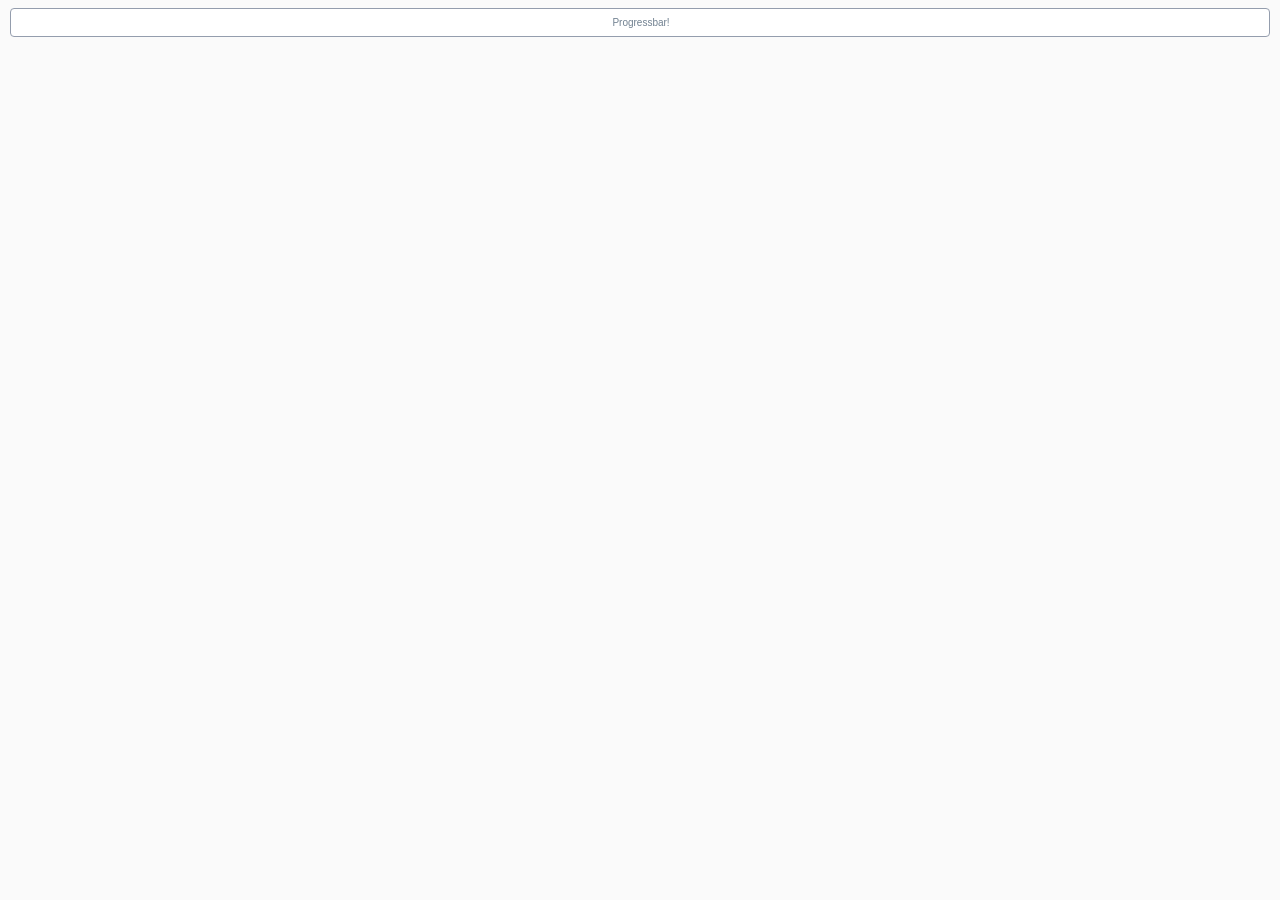
<file: src/main/resources/public/explorer/diagram-viewer/index.html>
﻿<html>
<head>
  <meta http-equiv="Content-Type" content="text/html; charset=utf-8">
  
  <link rel="stylesheet" href="style.css" type="text/css" media="screen">
  <script src="js/jstools.js" type="text/javascript" charset="utf-8"></script>
  <script src="js/raphael.js" type="text/javascript" charset="utf-8"></script>
  
  <script src="js/jquery/jquery.js" type="text/javascript" charset="utf-8"></script>
  <script src="js/jquery/jquery.progressbar.js" type="text/javascript" charset="utf-8"></script>
  <script src="js/jquery/jquery.asyncqueue.js" type="text/javascript" charset="utf-8"></script>
  
  <script src="js/Color.js" type="text/javascript" charset="utf-8"></script>
  <script src="js/Polyline.js" type="text/javascript" charset="utf-8"></script>
  <script src="js/ActivityImpl.js" type="text/javascript" charset="utf-8"></script>
  <script src="js/ActivitiRest.js" type="text/javascript" charset="utf-8"></script>
  <script src="js/LineBreakMeasurer.js" type="text/javascript" charset="utf-8"></script>
  <script src="js/ProcessDiagramGenerator.js" type="text/javascript" charset="utf-8"></script>
  <script src="js/ProcessDiagramCanvas.js" type="text/javascript" charset="utf-8"></script>
  
  <style type="text/css" media="screen">
    
  </style>
</head>
<body>
<div class="wrapper">
  <div id="pb1"></div>
  <div id="overlayBox" >
    <div id="diagramBreadCrumbs" class="diagramBreadCrumbs" onmousedown="return false" onselectstart="return false"></div>
    <div id="diagramHolder" class="diagramHolder"></div>
    <div class="diagram-info" id="diagramInfo"></div>
  </div>
</div>
<script language='javascript'>
var DiagramGenerator = {};
var pb1;
$(document).ready(function(){
  var query_string = {};
  var query = window.location.search.substring(1);
  var vars = query.split("&");
  for (var i=0;i<vars.length;i++) {
    var pair = vars[i].split("=");
    query_string[pair[0]] = pair[1];
  } 
  
  var processDefinitionId = query_string["processDefinitionId"];
  var processInstanceId = query_string["processInstanceId"];
  
  console.log("Initialize progress bar");
  
  pb1 = new $.ProgressBar({
    boundingBox: '#pb1',
    label: 'Progressbar!',
    on: {
      complete: function() {
        console.log("Progress Bar COMPLETE");
        this.set('label', 'complete!');
        if (processInstanceId) {
          ProcessDiagramGenerator.drawHighLights(processInstanceId);
        }
      },
      valueChange: function(e) {
        this.set('label', e.newVal + '%');
      }
    },
    value: 0
  });
  console.log("Progress bar inited");
  
  ProcessDiagramGenerator.options = {
    diagramBreadCrumbsId: "diagramBreadCrumbs",
    diagramHolderId: "diagramHolder",
    diagramInfoId: "diagramInfo",
    on: {
      click: function(canvas, element, contextObject){
        var mouseEvent = this;
        console.log("[CLICK] mouseEvent: %o, canvas: %o, clicked element: %o, contextObject: %o", mouseEvent, canvas, element, contextObject);

        if (contextObject.getProperty("type") == "callActivity") {
          var processDefinitonKey = contextObject.getProperty("processDefinitonKey");
          var processDefinitons = contextObject.getProperty("processDefinitons");
          var processDefiniton = processDefinitons[0];
          console.log("Load callActivity '" + processDefiniton.processDefinitionKey + "', contextObject: ", contextObject);

          // Load processDefinition
        ProcessDiagramGenerator.drawDiagram(processDefiniton.processDefinitionId);
        }
      },
      rightClick: function(canvas, element, contextObject){
        var mouseEvent = this;
        console.log("[RIGHTCLICK] mouseEvent: %o, canvas: %o, clicked element: %o, contextObject: %o", mouseEvent, canvas, element, contextObject);
      },
      over: function(canvas, element, contextObject){
        var mouseEvent = this;
        //console.log("[OVER] mouseEvent: %o, canvas: %o, clicked element: %o, contextObject: %o", mouseEvent, canvas, element, contextObject);

        // TODO: show tooltip-window with contextObject info
        ProcessDiagramGenerator.showActivityInfo(contextObject);
      },
      out: function(canvas, element, contextObject){
        var mouseEvent = this;
        //console.log("[OUT] mouseEvent: %o, canvas: %o, clicked element: %o, contextObject: %o", mouseEvent, canvas, element, contextObject);

        ProcessDiagramGenerator.hideInfo();
      }
    }
  };
  
  var baseUrl = window.document.location.protocol + "//" + window.document.location.host + "/";
  var shortenedUrl = window.document.location.href.replace(baseUrl, "");
  baseUrl = baseUrl + shortenedUrl.substring(0, shortenedUrl.indexOf("/"));
  
  ActivitiRest.options = {
    processInstanceHighLightsUrl: baseUrl + "/service/process-instance/{processInstanceId}/highlights?callback=?",
    processDefinitionUrl: baseUrl + "/service/process-definition/{processDefinitionId}/diagram-layout?callback=?",
    processDefinitionByKeyUrl: baseUrl + "/service/process-definition/{processDefinitionKey}/diagram-layout?callback=?"
  };
  
  if (processDefinitionId) {
    ProcessDiagramGenerator.drawDiagram(processDefinitionId);
    
  } else {
    alert("processDefinitionId parameter is required");
  }
});


</script>
</body>
</html>
</file>
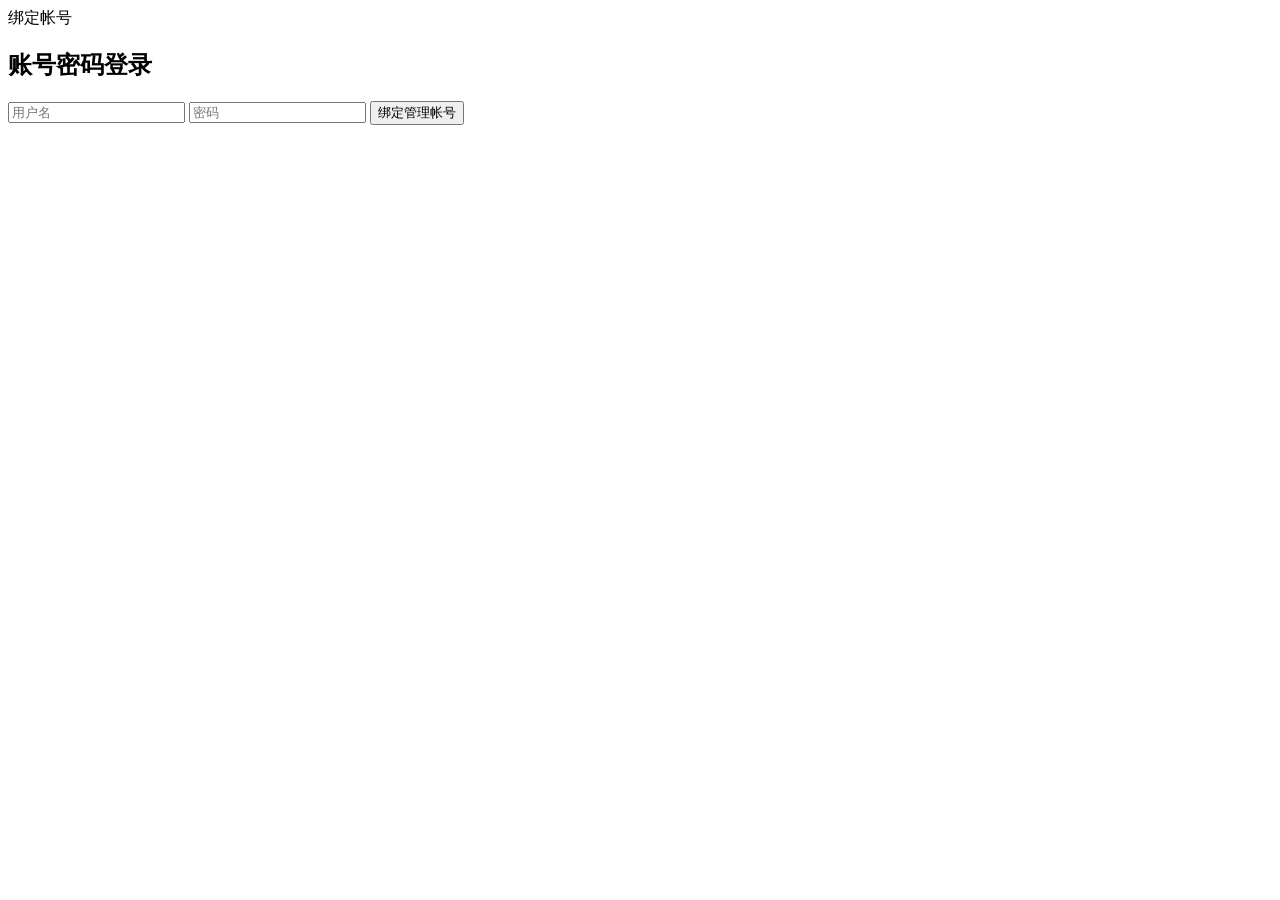
<file: src/main/resources/templates/pages/bind/index.html>
<!DOCTYPE html PUBLIC "-//W3C//DTD XHTML 1.0 Transitional//EN" "http://www.w3.org/TR/xhtml1/DTD/xhtml1-transitional.dtd">
<html lang="en" xmlns:th="http://www.thymeleaf.org">
<head>
	<meta charset="UTF-8" />
	<meta content="width=device-width,initial-scale=1, maximum-scale=1.0, user-scalable=no" name="viewport" />
	<title>绑定帐号</title>
	<link rel="stylesheet" type="text/css" th:href="@{/css/bind.css}"/>
</head>
<body>
<div class="header">
	<div class="con">
		<div class="logo"></div>
		<div class="header-titl">绑定帐号</div>
	</div>
</div>
<div class="login-container clearfloat" id="left-part">
	<form class="form-horizontal" th:action="@{/login/bind}" method="post">
		<div class="left-part">
			<h2 class="login-titl">账号密码登录</h2>
			<div class="error block" id="error" th:if="${login_error != null}">
				<i class="iconfont icon-error"></i><span th:text="${login_error}"></span>
			</div>
			<input type="text" name="username" id="username" placeholder="用户名" />
			<input type="password" name="password" id="password" placeholder="密码" />
			<button type="button" id="bindAccount">绑定管理帐号</button>
		</div>
	</form>

</div>
<script th:inline="javascript" type="text/javascript">
    //console.log("ctx:" + [[${ctx}]]);
    //var ctx = [[${ctx}]]
</script>
<script type="text/javascript" th:src="@{/libs/jquery.min.js}"></script>
<script type="text/javascript" th:src="@{/pages/bind/index.js}"></script>
<script type="text/javascript" th:src="@{/libs/encryption.js}"></script>
</body>
</html>
</file>
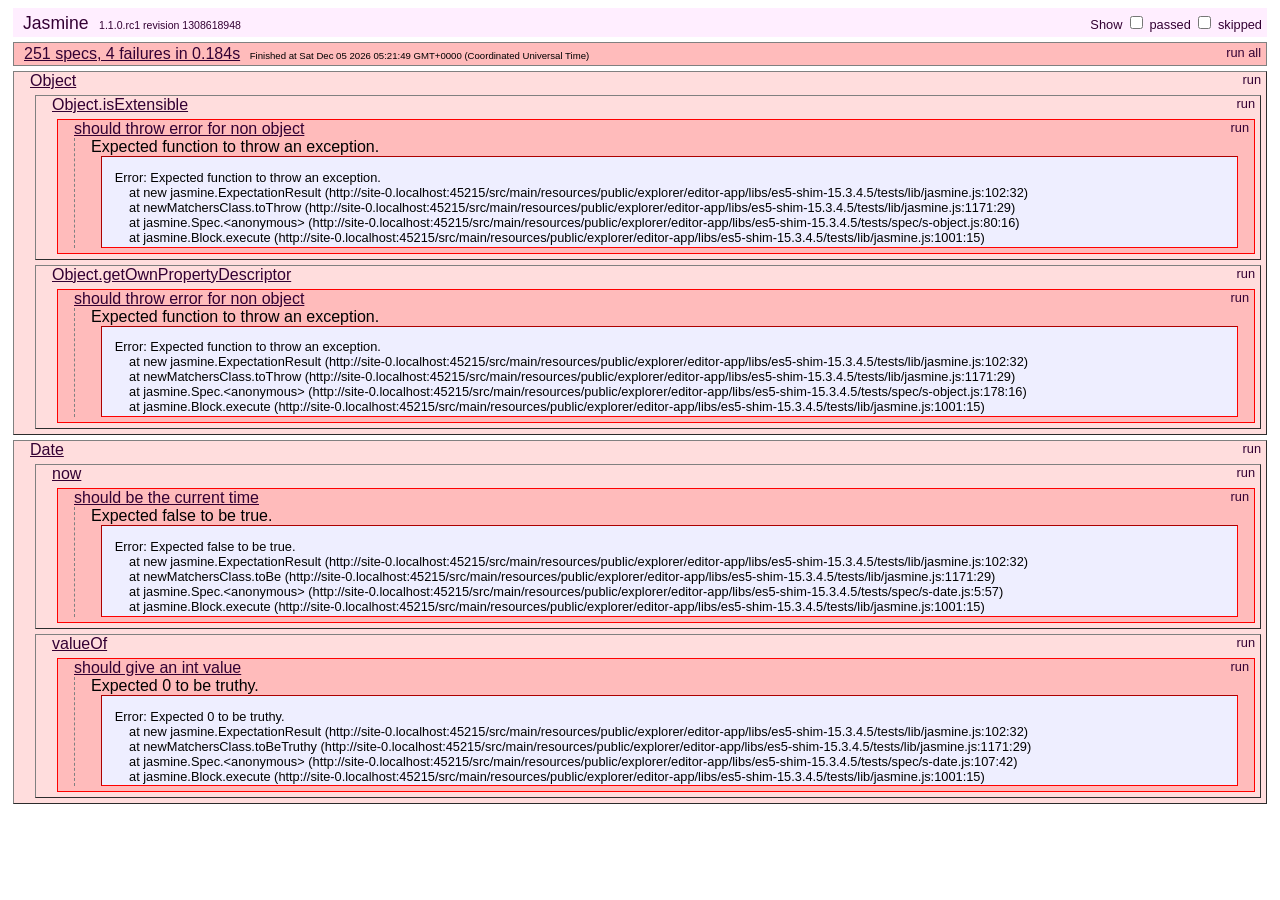
<file: src/main/resources/public/explorer/editor-app/libs/es5-shim-15.3.4.5/tests/index.html>
<!DOCTYPE HTML>
<html>
<head>
	<title>Jasmine Spec Runner</title>

	<link rel="shortcut icon" type="image/png" href="lib/jasmine_favicon.png">

	<link rel="stylesheet" type="text/css" href="lib/jasmine.css">
	<script type="text/javascript" src="lib/jasmine.js"></script>
	<script type="text/javascript" src="lib/jasmine-html.js"></script>
	<script type="text/javascript" src="lib/json2.js"></script>

	<!-- include helper files here... -->
	<script src="helpers/h.js"></script>
	<script src="helpers/h-kill.js"></script>
	<script src="helpers/h-matchers.js"></script>

	<!-- include source files here... -->
	<script src="../es5-shim.js"></script>
    <script src="../es5-sham.js"></script>

	<!-- include spec files here... -->
	<script src="spec/s-array.js"></script>
	<script src="spec/s-function.js"></script>
	<script src="spec/s-string.js"></script>
	<script src="spec/s-object.js"></script>
	<script src="spec/s-number.js"></script>
	<script src="spec/s-date.js"></script>


	<script type="text/javascript">
		(function() {
			var jasmineEnv = jasmine.getEnv();
			jasmineEnv.updateInterval = 1000;

			var trivialReporter = new jasmine.TrivialReporter();

			jasmineEnv.addReporter(trivialReporter);

			jasmineEnv.specFilter = function(spec) {
				return trivialReporter.specFilter(spec);
			};

			var currentWindowOnload = window.onload;

			window.onload = function() {
				if (currentWindowOnload) {
					currentWindowOnload();
				}
				execJasmine();
			};

			function execJasmine() {
				jasmineEnv.execute();
			}

		})();
	</script>

</head>

<body>
</body>
</html>
</file>
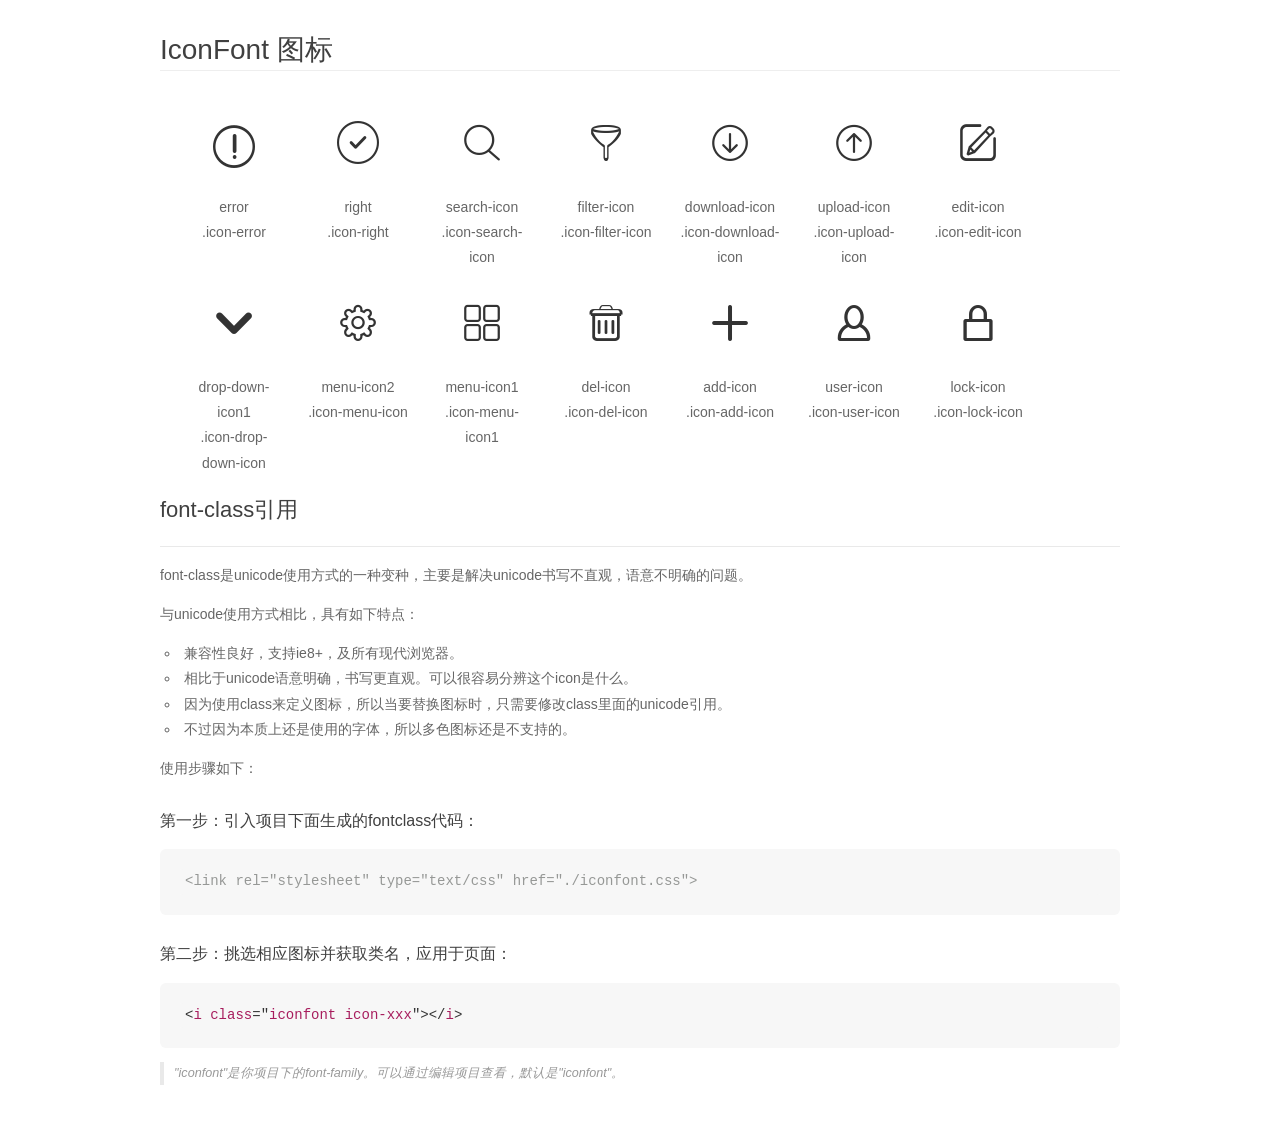
<file: src/main/resources/static/css/font/demo_fontclass.html>
<!DOCTYPE html>
<html>
<head>
    <meta charset="utf-8"/>
    <title>IconFont</title>
    <link rel="stylesheet" href="demo.css">
    <link rel="stylesheet" href="iconfont.css">
</head>
<body>
    <div class="main markdown">
        <h1>IconFont 图标</h1>
        <ul class="icon_lists clear">
            
                <li>
                <i class="icon iconfont icon-error"></i>
                    <div class="name">error</div>
                    <div class="fontclass">.icon-error</div>
                </li>
            
                <li>
                <i class="icon iconfont icon-right"></i>
                    <div class="name">right</div>
                    <div class="fontclass">.icon-right</div>
                </li>
            
                <li>
                <i class="icon iconfont icon-search-icon"></i>
                    <div class="name">search-icon</div>
                    <div class="fontclass">.icon-search-icon</div>
                </li>
            
                <li>
                <i class="icon iconfont icon-filter-icon"></i>
                    <div class="name">filter-icon</div>
                    <div class="fontclass">.icon-filter-icon</div>
                </li>
            
                <li>
                <i class="icon iconfont icon-download-icon"></i>
                    <div class="name">download-icon</div>
                    <div class="fontclass">.icon-download-icon</div>
                </li>
            
                <li>
                <i class="icon iconfont icon-upload-icon"></i>
                    <div class="name">upload-icon</div>
                    <div class="fontclass">.icon-upload-icon</div>
                </li>
            
                <li>
                <i class="icon iconfont icon-edit-icon"></i>
                    <div class="name">edit-icon</div>
                    <div class="fontclass">.icon-edit-icon</div>
                </li>
            
                <li>
                <i class="icon iconfont icon-drop-down-icon"></i>
                    <div class="name">drop-down-icon1</div>
                    <div class="fontclass">.icon-drop-down-icon</div>
                </li>
            
                <li>
                <i class="icon iconfont icon-menu-icon"></i>
                    <div class="name">menu-icon2</div>
                    <div class="fontclass">.icon-menu-icon</div>
                </li>
            
                <li>
                <i class="icon iconfont icon-menu-icon1"></i>
                    <div class="name">menu-icon1</div>
                    <div class="fontclass">.icon-menu-icon1</div>
                </li>
            
                <li>
                <i class="icon iconfont icon-del-icon"></i>
                    <div class="name">del-icon</div>
                    <div class="fontclass">.icon-del-icon</div>
                </li>
            
                <li>
                <i class="icon iconfont icon-add-icon"></i>
                    <div class="name">add-icon</div>
                    <div class="fontclass">.icon-add-icon</div>
                </li>
            
                <li>
                <i class="icon iconfont icon-user-icon"></i>
                    <div class="name">user-icon</div>
                    <div class="fontclass">.icon-user-icon</div>
                </li>
            
                <li>
                <i class="icon iconfont icon-lock-icon"></i>
                    <div class="name">lock-icon</div>
                    <div class="fontclass">.icon-lock-icon</div>
                </li>
            
        </ul>

        <h2 id="font-class-">font-class引用</h2>
        <hr>

        <p>font-class是unicode使用方式的一种变种，主要是解决unicode书写不直观，语意不明确的问题。</p>
        <p>与unicode使用方式相比，具有如下特点：</p>
        <ul>
        <li>兼容性良好，支持ie8+，及所有现代浏览器。</li>
        <li>相比于unicode语意明确，书写更直观。可以很容易分辨这个icon是什么。</li>
        <li>因为使用class来定义图标，所以当要替换图标时，只需要修改class里面的unicode引用。</li>
        <li>不过因为本质上还是使用的字体，所以多色图标还是不支持的。</li>
        </ul>
        <p>使用步骤如下：</p>
        <h3 id="-fontclass-">第一步：引入项目下面生成的fontclass代码：</h3>


        <pre><code class="lang-js hljs javascript"><span class="hljs-comment">&lt;link rel="stylesheet" type="text/css" href="./iconfont.css"&gt;</span></code></pre>
        <h3 id="-">第二步：挑选相应图标并获取类名，应用于页面：</h3>
        <pre><code class="lang-css hljs">&lt;<span class="hljs-selector-tag">i</span> <span class="hljs-selector-tag">class</span>="<span class="hljs-selector-tag">iconfont</span> <span class="hljs-selector-tag">icon-xxx</span>"&gt;&lt;/<span class="hljs-selector-tag">i</span>&gt;</code></pre>
        <blockquote>
        <p>"iconfont"是你项目下的font-family。可以通过编辑项目查看，默认是"iconfont"。</p>
        </blockquote>
    </div>
</body>
</html>
</file>
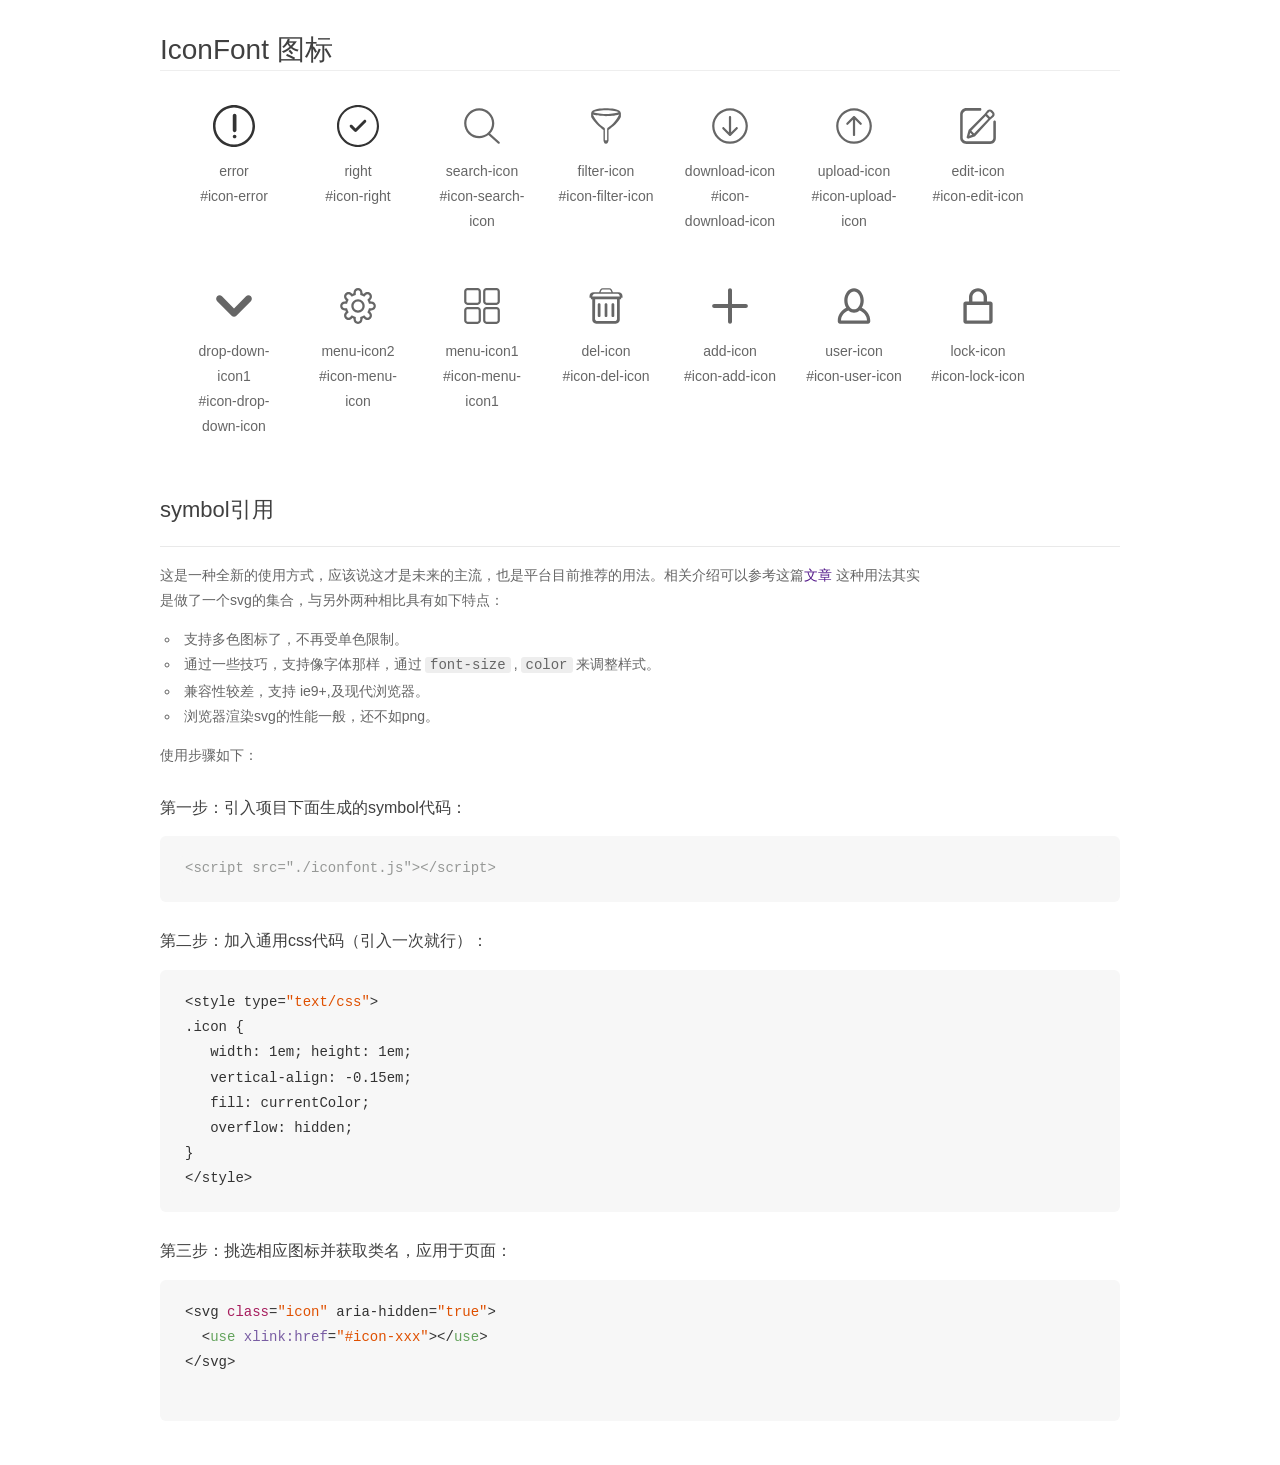
<file: src/main/resources/static/css/font/demo_symbol.html>
<!DOCTYPE html>
<html>
<head>
    <meta charset="utf-8"/>
    <title>IconFont</title>
    <link rel="stylesheet" href="demo.css">
    <script src="iconfont.js"></script>

    <style type="text/css">
        .icon {
          /* 通过设置 font-size 来改变图标大小 */
          width: 1em; height: 1em;
          /* 图标和文字相邻时，垂直对齐 */
          vertical-align: -0.15em;
          /* 通过设置 color 来改变 SVG 的颜色/fill */
          fill: currentColor;
          /* path 和 stroke 溢出 viewBox 部分在 IE 下会显示
             normalize.css 中也包含这行 */
          overflow: hidden;
        }

    </style>
</head>
<body>
    <div class="main markdown">
        <h1>IconFont 图标</h1>
        <ul class="icon_lists clear">
            
                <li>
                    <svg class="icon" aria-hidden="true">
                        <use xlink:href="#icon-error"></use>
                    </svg>
                    <div class="name">error</div>
                    <div class="fontclass">#icon-error</div>
                </li>
            
                <li>
                    <svg class="icon" aria-hidden="true">
                        <use xlink:href="#icon-right"></use>
                    </svg>
                    <div class="name">right</div>
                    <div class="fontclass">#icon-right</div>
                </li>
            
                <li>
                    <svg class="icon" aria-hidden="true">
                        <use xlink:href="#icon-search-icon"></use>
                    </svg>
                    <div class="name">search-icon</div>
                    <div class="fontclass">#icon-search-icon</div>
                </li>
            
                <li>
                    <svg class="icon" aria-hidden="true">
                        <use xlink:href="#icon-filter-icon"></use>
                    </svg>
                    <div class="name">filter-icon</div>
                    <div class="fontclass">#icon-filter-icon</div>
                </li>
            
                <li>
                    <svg class="icon" aria-hidden="true">
                        <use xlink:href="#icon-download-icon"></use>
                    </svg>
                    <div class="name">download-icon</div>
                    <div class="fontclass">#icon-download-icon</div>
                </li>
            
                <li>
                    <svg class="icon" aria-hidden="true">
                        <use xlink:href="#icon-upload-icon"></use>
                    </svg>
                    <div class="name">upload-icon</div>
                    <div class="fontclass">#icon-upload-icon</div>
                </li>
            
                <li>
                    <svg class="icon" aria-hidden="true">
                        <use xlink:href="#icon-edit-icon"></use>
                    </svg>
                    <div class="name">edit-icon</div>
                    <div class="fontclass">#icon-edit-icon</div>
                </li>
            
                <li>
                    <svg class="icon" aria-hidden="true">
                        <use xlink:href="#icon-drop-down-icon"></use>
                    </svg>
                    <div class="name">drop-down-icon1</div>
                    <div class="fontclass">#icon-drop-down-icon</div>
                </li>
            
                <li>
                    <svg class="icon" aria-hidden="true">
                        <use xlink:href="#icon-menu-icon"></use>
                    </svg>
                    <div class="name">menu-icon2</div>
                    <div class="fontclass">#icon-menu-icon</div>
                </li>
            
                <li>
                    <svg class="icon" aria-hidden="true">
                        <use xlink:href="#icon-menu-icon1"></use>
                    </svg>
                    <div class="name">menu-icon1</div>
                    <div class="fontclass">#icon-menu-icon1</div>
                </li>
            
                <li>
                    <svg class="icon" aria-hidden="true">
                        <use xlink:href="#icon-del-icon"></use>
                    </svg>
                    <div class="name">del-icon</div>
                    <div class="fontclass">#icon-del-icon</div>
                </li>
            
                <li>
                    <svg class="icon" aria-hidden="true">
                        <use xlink:href="#icon-add-icon"></use>
                    </svg>
                    <div class="name">add-icon</div>
                    <div class="fontclass">#icon-add-icon</div>
                </li>
            
                <li>
                    <svg class="icon" aria-hidden="true">
                        <use xlink:href="#icon-user-icon"></use>
                    </svg>
                    <div class="name">user-icon</div>
                    <div class="fontclass">#icon-user-icon</div>
                </li>
            
                <li>
                    <svg class="icon" aria-hidden="true">
                        <use xlink:href="#icon-lock-icon"></use>
                    </svg>
                    <div class="name">lock-icon</div>
                    <div class="fontclass">#icon-lock-icon</div>
                </li>
            
        </ul>


        <h2 id="symbol-">symbol引用</h2>
        <hr>

        <p>这是一种全新的使用方式，应该说这才是未来的主流，也是平台目前推荐的用法。相关介绍可以参考这篇<a href="">文章</a>
        这种用法其实是做了一个svg的集合，与另外两种相比具有如下特点：</p>
        <ul>
          <li>支持多色图标了，不再受单色限制。</li>
          <li>通过一些技巧，支持像字体那样，通过<code>font-size</code>,<code>color</code>来调整样式。</li>
          <li>兼容性较差，支持 ie9+,及现代浏览器。</li>
          <li>浏览器渲染svg的性能一般，还不如png。</li>
        </ul>
        <p>使用步骤如下：</p>
        <h3 id="-symbol-">第一步：引入项目下面生成的symbol代码：</h3>
        <pre><code class="lang-js hljs javascript"><span class="hljs-comment">&lt;script src="./iconfont.js"&gt;&lt;/script&gt;</span></code></pre>
        <h3 id="-css-">第二步：加入通用css代码（引入一次就行）：</h3>
        <pre><code class="lang-js hljs javascript">&lt;style type=<span class="hljs-string">"text/css"</span>&gt;
.icon {
   width: <span class="hljs-number">1</span>em; height: <span class="hljs-number">1</span>em;
   vertical-align: <span class="hljs-number">-0.15</span>em;
   fill: currentColor;
   overflow: hidden;
}
&lt;<span class="hljs-regexp">/style&gt;</span></code></pre>
        <h3 id="-">第三步：挑选相应图标并获取类名，应用于页面：</h3>
        <pre><code class="lang-js hljs javascript">&lt;svg <span class="hljs-class"><span class="hljs-keyword">class</span></span>=<span class="hljs-string">"icon"</span> aria-hidden=<span class="hljs-string">"true"</span>&gt;<span class="xml"><span class="hljs-tag">
  &lt;<span class="hljs-name">use</span> <span class="hljs-attr">xlink:href</span>=<span class="hljs-string">"#icon-xxx"</span>&gt;</span><span class="hljs-tag">&lt;/<span class="hljs-name">use</span>&gt;</span>
</span>&lt;<span class="hljs-regexp">/svg&gt;
        </span></code></pre>
    </div>
</body>
</html>
</file>
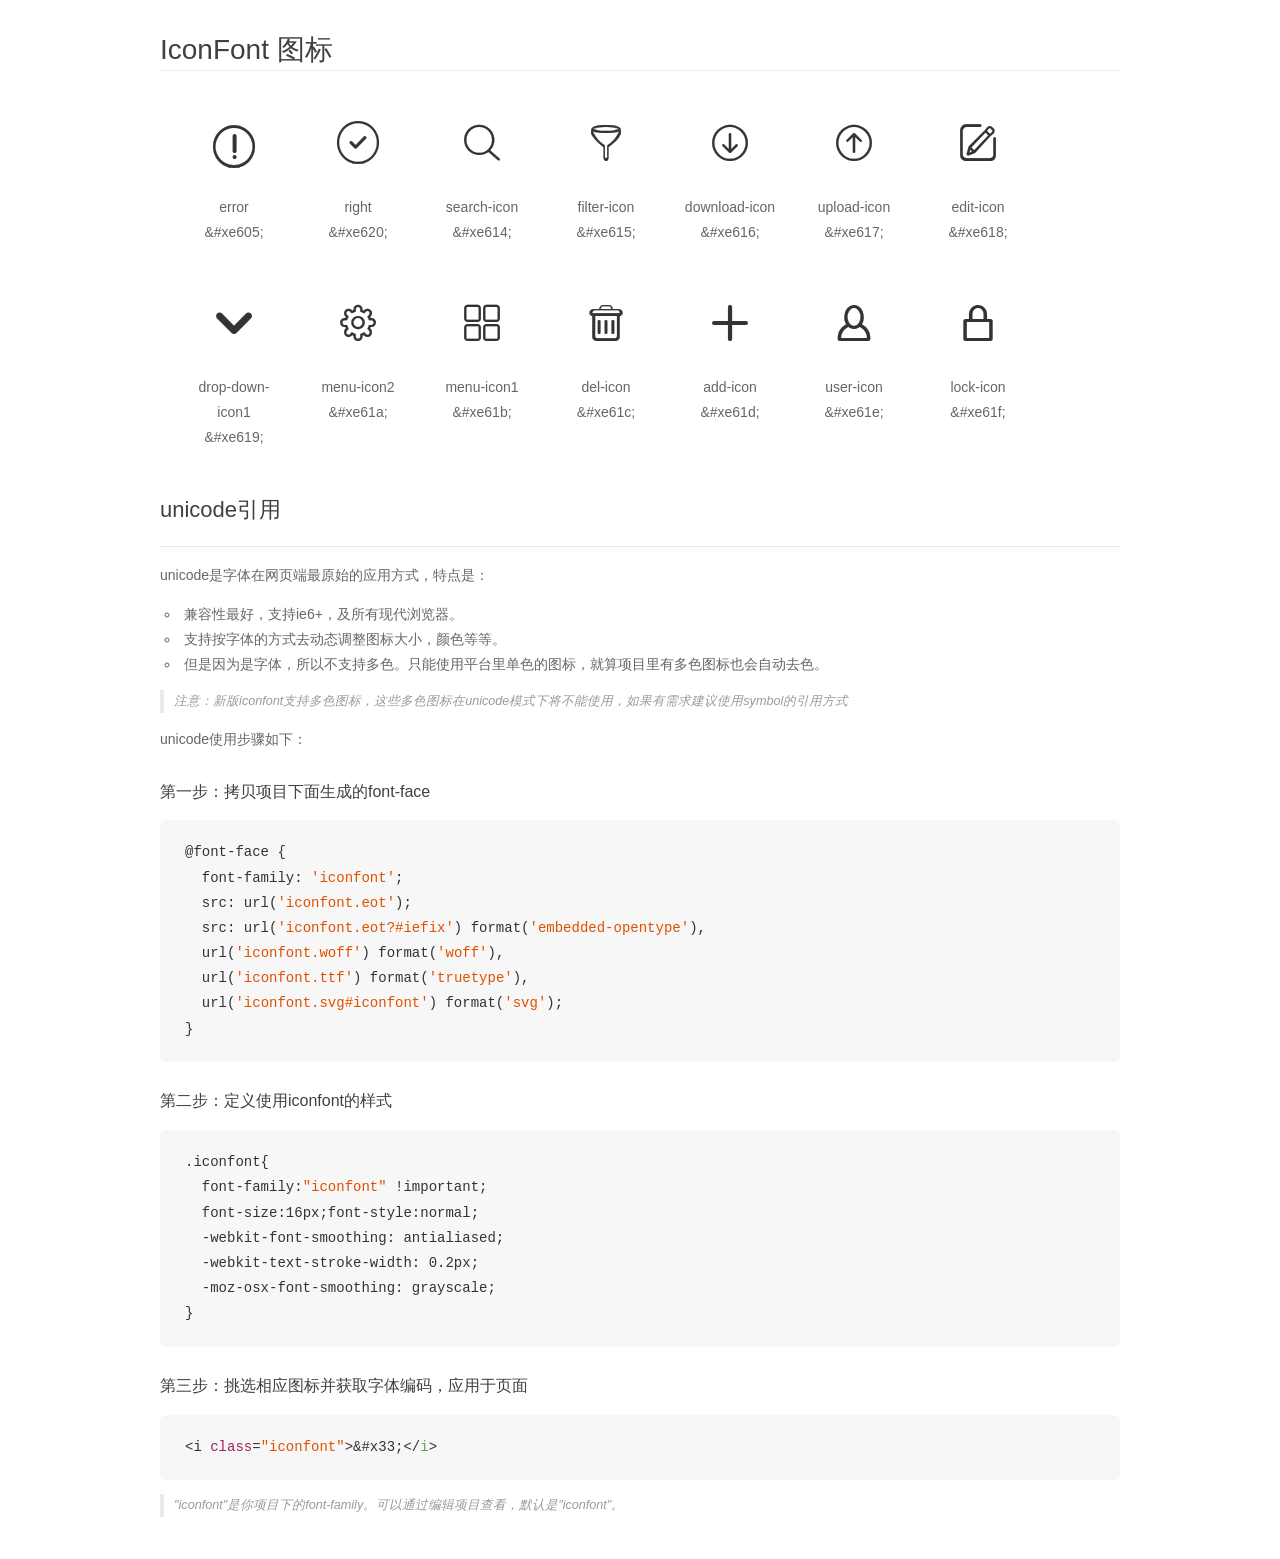
<file: src/main/resources/static/css/font/demo_unicode.html>
<!DOCTYPE html>
<html>
<head>
    <meta charset="utf-8"/>
    <title>IconFont</title>
    <link rel="stylesheet" href="demo.css">

    <style type="text/css">

        @font-face {font-family: "iconfont";
          src: url('iconfont.eot'); /* IE9*/
          src: url('iconfont.eot#iefix') format('embedded-opentype'), /* IE6-IE8 */
          url('iconfont.woff') format('woff'), /* chrome, firefox */
          url('iconfont.ttf') format('truetype'), /* chrome, firefox, opera, Safari, Android, iOS 4.2+*/
          url('iconfont.svg#iconfont') format('svg'); /* iOS 4.1- */
        }

        .iconfont {
          font-family:"iconfont" !important;
          font-size:16px;
          font-style:normal;
          -webkit-font-smoothing: antialiased;
          -webkit-text-stroke-width: 0.2px;
          -moz-osx-font-smoothing: grayscale;
        }

    </style>
</head>
<body>
    <div class="main markdown">
        <h1>IconFont 图标</h1>
        <ul class="icon_lists clear">
            
                <li>
                <i class="icon iconfont">&#xe605;</i>
                    <div class="name">error</div>
                    <div class="code">&amp;#xe605;</div>
                </li>
            
                <li>
                <i class="icon iconfont">&#xe620;</i>
                    <div class="name">right</div>
                    <div class="code">&amp;#xe620;</div>
                </li>
            
                <li>
                <i class="icon iconfont">&#xe614;</i>
                    <div class="name">search-icon</div>
                    <div class="code">&amp;#xe614;</div>
                </li>
            
                <li>
                <i class="icon iconfont">&#xe615;</i>
                    <div class="name">filter-icon</div>
                    <div class="code">&amp;#xe615;</div>
                </li>
            
                <li>
                <i class="icon iconfont">&#xe616;</i>
                    <div class="name">download-icon</div>
                    <div class="code">&amp;#xe616;</div>
                </li>
            
                <li>
                <i class="icon iconfont">&#xe617;</i>
                    <div class="name">upload-icon</div>
                    <div class="code">&amp;#xe617;</div>
                </li>
            
                <li>
                <i class="icon iconfont">&#xe618;</i>
                    <div class="name">edit-icon</div>
                    <div class="code">&amp;#xe618;</div>
                </li>
            
                <li>
                <i class="icon iconfont">&#xe619;</i>
                    <div class="name">drop-down-icon1</div>
                    <div class="code">&amp;#xe619;</div>
                </li>
            
                <li>
                <i class="icon iconfont">&#xe61a;</i>
                    <div class="name">menu-icon2</div>
                    <div class="code">&amp;#xe61a;</div>
                </li>
            
                <li>
                <i class="icon iconfont">&#xe61b;</i>
                    <div class="name">menu-icon1</div>
                    <div class="code">&amp;#xe61b;</div>
                </li>
            
                <li>
                <i class="icon iconfont">&#xe61c;</i>
                    <div class="name">del-icon</div>
                    <div class="code">&amp;#xe61c;</div>
                </li>
            
                <li>
                <i class="icon iconfont">&#xe61d;</i>
                    <div class="name">add-icon</div>
                    <div class="code">&amp;#xe61d;</div>
                </li>
            
                <li>
                <i class="icon iconfont">&#xe61e;</i>
                    <div class="name">user-icon</div>
                    <div class="code">&amp;#xe61e;</div>
                </li>
            
                <li>
                <i class="icon iconfont">&#xe61f;</i>
                    <div class="name">lock-icon</div>
                    <div class="code">&amp;#xe61f;</div>
                </li>
            
        </ul>
        <h2 id="unicode-">unicode引用</h2>
        <hr>

        <p>unicode是字体在网页端最原始的应用方式，特点是：</p>
        <ul>
        <li>兼容性最好，支持ie6+，及所有现代浏览器。</li>
        <li>支持按字体的方式去动态调整图标大小，颜色等等。</li>
        <li>但是因为是字体，所以不支持多色。只能使用平台里单色的图标，就算项目里有多色图标也会自动去色。</li>
        </ul>
        <blockquote>
        <p>注意：新版iconfont支持多色图标，这些多色图标在unicode模式下将不能使用，如果有需求建议使用symbol的引用方式</p>
        </blockquote>
        <p>unicode使用步骤如下：</p>
        <h3 id="-font-face">第一步：拷贝项目下面生成的font-face</h3>
        <pre><code class="lang-js hljs javascript">@font-face {
  font-family: <span class="hljs-string">'iconfont'</span>;
  src: url(<span class="hljs-string">'iconfont.eot'</span>);
  src: url(<span class="hljs-string">'iconfont.eot?#iefix'</span>) format(<span class="hljs-string">'embedded-opentype'</span>),
  url(<span class="hljs-string">'iconfont.woff'</span>) format(<span class="hljs-string">'woff'</span>),
  url(<span class="hljs-string">'iconfont.ttf'</span>) format(<span class="hljs-string">'truetype'</span>),
  url(<span class="hljs-string">'iconfont.svg#iconfont'</span>) format(<span class="hljs-string">'svg'</span>);
}
</code></pre>
        <h3 id="-iconfont-">第二步：定义使用iconfont的样式</h3>
        <pre><code class="lang-js hljs javascript">.iconfont{
  font-family:<span class="hljs-string">"iconfont"</span> !important;
  font-size:<span class="hljs-number">16</span>px;font-style:normal;
  -webkit-font-smoothing: antialiased;
  -webkit-text-stroke-width: <span class="hljs-number">0.2</span>px;
  -moz-osx-font-smoothing: grayscale;
}
</code></pre>
        <h3 id="-">第三步：挑选相应图标并获取字体编码，应用于页面</h3>
        <pre><code class="lang-js hljs javascript">&lt;i <span class="hljs-class"><span class="hljs-keyword">class</span></span>=<span class="hljs-string">"iconfont"</span>&gt;&amp;#x33;<span class="xml"><span class="hljs-tag">&lt;/<span class="hljs-name">i</span>&gt;</span></span></code></pre>

        <blockquote>
        <p>"iconfont"是你项目下的font-family。可以通过编辑项目查看，默认是"iconfont"。</p>
        </blockquote>
    </div>


</body>
</html>
</file>
<file: src/main/resources/public/explorer/diagram-viewer/style.css>
body {    background: #fafafa;    color: #708090;    /* font: 300 100.1% "Helvetica Neue", Helvetica, "Arial Unicode MS", Arial, sans-serif; */	font-family: Verdana, sans-serif, Arial;	font-size: 10px;}.wrapper{	height: 100%;	position: relative;	width: 100%;}/*#holder {    height: 480px;    width: 640px;	b_ackground: #F8F8FF;		-moz-border-radius: 10px;	-webkit-border-radius: 10px;	-webkit-box-shadow: 0 1px 3px #666;	background: #DDD url(./images/bg.png);	/* background: #DDD url(./images/checker-bg.png); * /	b_order:0px solid #dedede;}*/div.diagramHolder {	float:left; }div.diagram{	border:1px solid #dedede;	margin: 5px;	padding: 5px;	background: #FFF;}div.diagram.hidden{	display:none;}svg {	background: #DDD url(./images/bg.png);}div.diagram-info {	float:left;	position: relative;	padding: 5px;}/* Breadcrumbs */#diagramBreadCrumbs {	margin-left: 2px;	margin-right: 2px;	margin-top: 10px;}#diagramBreadCrumbs ul {	list-style: none;		background-color: white;	border: 1px solid #DEDEDE;	border-color: #C0C2C5;	margin: 0;		margin-bottom: 10px;	margin-left: 0;		-webkit-padding-start: 0px;	-moz-border-radius: 4px;	-webkit-border-radius: 4px;	border-radius: 4px;}#diagramBreadCrumbs li {	/*text-decoration: underline;*/	display: inline-block;	vertical-align: middle;	padding-left: .75em;	padding-right: 0;	cursor: pointer;}#diagramBreadCrumbs li.selected {	color: #9370DB;	color: #4876FF;	color: #4F94CD;	font-weight: bold;}#diagramBreadCrumbs li span {	background: url(images/breadcrumbs.png) no-repeat 100% 50%;	display: block;	padding: .5em 15px .5em 0;}/* Progress bar */.ui-progressbar { 	height: 25px;	/*height:2em; text-align: left; overflow: hidden; */	background: white;	border: 1px solid #949DAD;	margin: 2px;	overflow: hidden;	padding: 1px;	position: relative;	-moz-border-radius: 4px;	-webkit-border-radius: 4px;	border-radius: 4px;}.ui-progressbar .ui-progressbar-value {	m_argin: -1px;	height:100%;	background: #D4E4FF;		-moz-border-radius: 4px;	-webkit-border-radius: 4px;	border-radius: 4px;}.ui-widget-header a { color: #222222/*{fcHeader}*/; }.ui-progressbar .ui-progressbar-label{	position: absolute;	margin-top: 7px;	border:0px solid red;	width: 100%;	text-align: center;}
</file>
<file: src/main/resources/public/explorer/editor-app/libs/es5-shim-15.3.4.5/tests/lib/jasmine.css>
body {
  font-family: "Helvetica Neue Light", "Lucida Grande", "Calibri", "Arial", sans-serif;
}


.jasmine_reporter a:visited, .jasmine_reporter a {
  color: #303; 
}

.jasmine_reporter a:hover, .jasmine_reporter a:active {
  color: blue; 
}

.run_spec {
  float:right;
  padding-right: 5px;
  font-size: .8em;
  text-decoration: none;
}

.jasmine_reporter {
  margin: 0 5px;
}

.banner {
  color: #303;
  background-color: #fef;
  padding: 5px;
}

.logo {
  float: left;
  font-size: 1.1em;
  padding-left: 5px;
}

.logo .version {
  font-size: .6em;
  padding-left: 1em;
}

.runner.running {
  background-color: yellow;
}


.options {
  text-align: right;
  font-size: .8em;
}




.suite {
  border: 1px outset gray;
  margin: 5px 0;
  padding-left: 1em;
}

.suite .suite {
  margin: 5px; 
}

.suite.passed {
  background-color: #dfd;
}

.suite.failed {
  background-color: #fdd;
}

.spec {
  margin: 5px;
  padding-left: 1em;
  clear: both;
}

.spec.failed, .spec.passed, .spec.skipped {
  padding-bottom: 5px;
  border: 1px solid gray;
}

.spec.failed {
  background-color: #fbb;
  border-color: red;
}

.spec.passed {
  background-color: #bfb;
  border-color: green;
}

.spec.skipped {
  background-color: #bbb;
}

.messages {
  border-left: 1px dashed gray;
  padding-left: 1em;
  padding-right: 1em;
}

.passed {
  background-color: #cfc;
  display: none;
}

.failed {
  background-color: #fbb;
}

.skipped {
  color: #777;
  background-color: #eee;
  display: none;
}


/*.resultMessage {*/
  /*white-space: pre;*/
/*}*/

.resultMessage span.result {
  display: block;
  line-height: 2em;
  color: black;
}

.resultMessage .mismatch {
  color: black;
}

.stackTrace {
  white-space: pre;
  font-size: .8em;
  margin-left: 10px;
  max-height: 5em;
  overflow: auto;
  border: 1px inset red;
  padding: 1em;
  background: #eef;
}

.finished-at {
  padding-left: 1em;
  font-size: .6em;
}

.show-passed .passed,
.show-skipped .skipped {
  display: block;
}


#jasmine_content {
  position:fixed;
  right: 100%;
}

.runner {
  border: 1px solid gray;
  display: block;
  margin: 5px 0;
  padding: 2px 0 2px 10px;
}
</file>
<file: src/main/resources/static/css/font/demo.css>
*{margin: 0;padding: 0;list-style: none;}
/*
KISSY CSS Reset
理念：1. reset 的目的不是清除浏览器的默认样式，这仅是部分工作。清除和重置是紧密不可分的。
2. reset 的目的不是让默认样式在所有浏览器下一致，而是减少默认样式有可能带来的问题。
3. reset 期望提供一套普适通用的基础样式。但没有银弹，推荐根据具体需求，裁剪和修改后再使用。
特色：1. 适应中文；2. 基于最新主流浏览器。
维护：玉伯<lifesinger@gmail.com>, 正淳<ragecarrier@gmail.com>
 */

/** 清除内外边距 **/
body, h1, h2, h3, h4, h5, h6, hr, p, blockquote, /* structural elements 结构元素 */
dl, dt, dd, ul, ol, li, /* list elements 列表元素 */
pre, /* text formatting elements 文本格式元素 */
form, fieldset, legend, button, input, textarea, /* form elements 表单元素 */
th, td /* table elements 表格元素 */ {
  margin: 0;
  padding: 0;
}

/** 设置默认字体 **/
body,
button, input, select, textarea /* for ie */ {
  font: 12px/1.5 tahoma, arial, \5b8b\4f53, sans-serif;
}
h1, h2, h3, h4, h5, h6 { font-size: 100%; }
address, cite, dfn, em, var { font-style: normal; } /* 将斜体扶正 */
code, kbd, pre, samp { font-family: courier new, courier, monospace; } /* 统一等宽字体 */
small { font-size: 12px; } /* 小于 12px 的中文很难阅读，让 small 正常化 */

/** 重置列表元素 **/
ul, ol { list-style: none; }

/** 重置文本格式元素 **/
a { text-decoration: none; }
a:hover { text-decoration: underline; }


/** 重置表单元素 **/
legend { color: #000; } /* for ie6 */
fieldset, img { border: 0; } /* img 搭车：让链接里的 img 无边框 */
button, input, select, textarea { font-size: 100%; } /* 使得表单元素在 ie 下能继承字体大小 */
/* 注：optgroup 无法扶正 */

/** 重置表格元素 **/
table { border-collapse: collapse; border-spacing: 0; }

/* 清除浮动 */
.ks-clear:after, .clear:after {
  content: '\20';
  display: block;
  height: 0;
  clear: both;
}
.ks-clear, .clear {
  *zoom: 1;
}

.main {
  padding: 30px 100px;
width: 960px;
margin: 0 auto;
}
.main h1{font-size:36px; color:#333; text-align:left;margin-bottom:30px; border-bottom: 1px solid #eee;}

.helps{margin-top:40px;}
.helps pre{
  padding:20px;
  margin:10px 0;
  border:solid 1px #e7e1cd;
  background-color: #fffdef;
  overflow: auto;
}

.icon_lists{
  width: 100% !important;

}

.icon_lists li{
  float:left;
  width: 100px;
  height:180px;
  text-align: center;
  list-style: none !important;
}
.icon_lists .icon{
  font-size: 42px;
  line-height: 100px;
  margin: 10px 0;
  color:#333;
  -webkit-transition: font-size 0.25s ease-out 0s;
  -moz-transition: font-size 0.25s ease-out 0s;
  transition: font-size 0.25s ease-out 0s;

}
.icon_lists .icon:hover{
  font-size: 100px;
}



.markdown {
  color: #666;
  font-size: 14px;
  line-height: 1.8;
}

.highlight {
  line-height: 1.5;
}

.markdown img {
  vertical-align: middle;
  max-width: 100%;
}

.markdown h1 {
  color: #404040;
  font-weight: 500;
  line-height: 40px;
  margin-bottom: 24px;
}

.markdown h2,
.markdown h3,
.markdown h4,
.markdown h5,
.markdown h6 {
  color: #404040;
  margin: 1.6em 0 0.6em 0;
  font-weight: 500;
  clear: both;
}

.markdown h1 {
  font-size: 28px;
}

.markdown h2 {
  font-size: 22px;
}

.markdown h3 {
  font-size: 16px;
}

.markdown h4 {
  font-size: 14px;
}

.markdown h5 {
  font-size: 12px;
}

.markdown h6 {
  font-size: 12px;
}

.markdown hr {
  height: 1px;
  border: 0;
  background: #e9e9e9;
  margin: 16px 0;
  clear: both;
}

.markdown p,
.markdown pre {
  margin: 1em 0;
}

.markdown > p,
.markdown > blockquote,
.markdown > .highlight,
.markdown > ol,
.markdown > ul {
  width: 80%;
}

.markdown ul > li {
  list-style: circle;
}

.markdown > ul li,
.markdown blockquote ul > li {
  margin-left: 20px;
  padding-left: 4px;
}

.markdown > ul li p,
.markdown > ol li p {
  margin: 0.6em 0;
}

.markdown ol > li {
  list-style: decimal;
}

.markdown > ol li,
.markdown blockquote ol > li {
  margin-left: 20px;
  padding-left: 4px;
}

.markdown code {
  margin: 0 3px;
  padding: 0 5px;
  background: #eee;
  border-radius: 3px;
}

.markdown pre {
  border-radius: 6px;
  background: #f7f7f7;
  padding: 20px;
}

.markdown pre code {
  border: none;
  background: #f7f7f7;
  margin: 0;
}

.markdown strong,
.markdown b {
  font-weight: 600;
}

.markdown > table {
  border-collapse: collapse;
  border-spacing: 0px;
  empty-cells: show;
  border: 1px solid #e9e9e9;
  width: 95%;
  margin-bottom: 24px;
}

.markdown > table th {
  white-space: nowrap;
  color: #333;
  font-weight: 600;

}

.markdown > table th,
.markdown > table td {
  border: 1px solid #e9e9e9;
  padding: 8px 16px;
  text-align: left;
}

.markdown > table th {
  background: #F7F7F7;
}

.markdown blockquote {
  font-size: 90%;
  color: #999;
  border-left: 4px solid #e9e9e9;
  padding-left: 0.8em;
  margin: 1em 0;
  font-style: italic;
}

.markdown blockquote p {
  margin: 0;
}

.markdown .anchor {
  opacity: 0;
  transition: opacity 0.3s ease;
  margin-left: 8px;
}

.markdown .waiting {
  color: #ccc;
}

.markdown h1:hover .anchor,
.markdown h2:hover .anchor,
.markdown h3:hover .anchor,
.markdown h4:hover .anchor,
.markdown h5:hover .anchor,
.markdown h6:hover .anchor {
  opacity: 1;
  display: inline-block;
}

.markdown > br,
.markdown > p > br {
  clear: both;
}


.hljs {
  display: block;
  background: white;
  padding: 0.5em;
  color: #333333;
  overflow-x: auto;
}

.hljs-comment,
.hljs-meta {
  color: #969896;
}

.hljs-string,
.hljs-variable,
.hljs-template-variable,
.hljs-strong,
.hljs-emphasis,
.hljs-quote {
  color: #df5000;
}

.hljs-keyword,
.hljs-selector-tag,
.hljs-type {
  color: #a71d5d;
}

.hljs-literal,
.hljs-symbol,
.hljs-bullet,
.hljs-attribute {
  color: #0086b3;
}

.hljs-section,
.hljs-name {
  color: #63a35c;
}

.hljs-tag {
  color: #333333;
}

.hljs-title,
.hljs-attr,
.hljs-selector-id,
.hljs-selector-class,
.hljs-selector-attr,
.hljs-selector-pseudo {
  color: #795da3;
}

.hljs-addition {
  color: #55a532;
  background-color: #eaffea;
}

.hljs-deletion {
  color: #bd2c00;
  background-color: #ffecec;
}

.hljs-link {
  text-decoration: underline;
}

pre{
  background: #fff;
}
</file>
<file: src/main/resources/static/css/font/iconfont.css>
@font-face {font-family: "iconfont";
  src: url('iconfont.eot?t=1490854499044'); /* IE9*/
  src: url('iconfont.eot?t=1490854499044#iefix') format('embedded-opentype'), /* IE6-IE8 */
  url('iconfont.woff?t=1490854499044') format('woff'), /* chrome, firefox */
  url('iconfont.ttf?t=1490854499044') format('truetype'), /* chrome, firefox, opera, Safari, Android, iOS 4.2+*/
  url('iconfont.svg?t=1490854499044#iconfont') format('svg'); /* iOS 4.1- */
}

.iconfont {
  font-family:"iconfont" !important;
  font-size:16px;
  font-style:normal;
  -webkit-font-smoothing: antialiased;
  -moz-osx-font-smoothing: grayscale;
}

.icon-error:before { content: "\e605"; }

.icon-right:before { content: "\e620"; }

.icon-search-icon:before { content: "\e614"; }

.icon-filter-icon:before { content: "\e615"; }

.icon-download-icon:before { content: "\e616"; }

.icon-upload-icon:before { content: "\e617"; }

.icon-edit-icon:before { content: "\e618"; }

.icon-drop-down-icon:before { content: "\e619"; }

.icon-menu-icon:before { content: "\e61a"; }

.icon-menu-icon1:before { content: "\e61b"; }

.icon-del-icon:before { content: "\e61c"; }

.icon-add-icon:before { content: "\e61d"; }

.icon-user-icon:before { content: "\e61e"; }

.icon-lock-icon:before { content: "\e61f"; }
</file>
